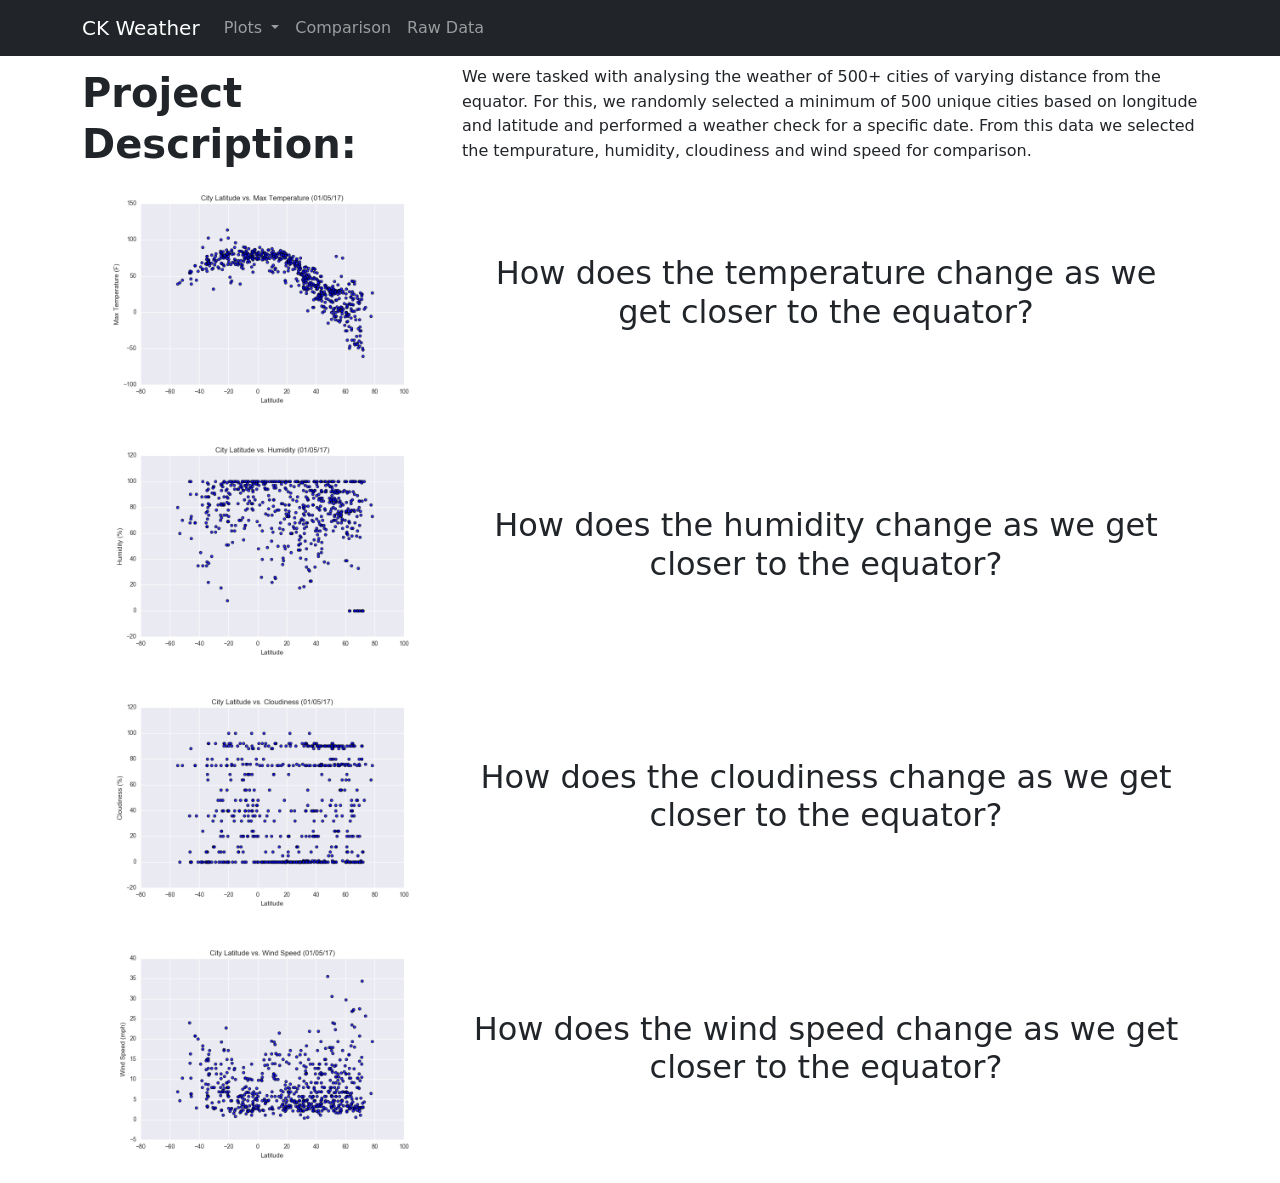
<file: index.html>
<!doctype html>
<html lang="en">

<head>
    <meta charset="utf-8">
    <meta name="viewport" content="width=device-width, initial-scale=1">
    <title>CK Weather</title>
    <link href="https://cdn.jsdelivr.net/npm/bootstrap@5.2.0/dist/css/bootstrap.min.css" rel="stylesheet"
        integrity="sha384-gH2yIJqKdNHPEq0n4Mqa/HGKIhSkIHeL5AyhkYV8i59U5AR6csBvApHHNl/vI1Bx" crossorigin="anonymous">
    <script src="https://cdn.jsdelivr.net/npm/bootstrap@5.2.0/dist/js/bootstrap.bundle.min.js"
        integrity="sha384-A3rJD856KowSb7dwlZdYEkO39Gagi7vIsF0jrRAoQmDKKtQBHUuLZ9AsSv4jD4Xa"
        crossorigin="anonymous"></script>
    <link rel="stylesheet" href="./assets/css/stylesheet.css">

</head>



<body>




    <nav class="navbar navbar-expand-md navbar-dark bg-dark">
        <div class="container">
            <a class="navbar-brand align-top" href="index.html">
                CK Weather
            </a>
            <button type="button" data-bs-toggle="collapse" data-bs-target="#navbarNav" class="navbar-toggler"
                aria-controls="navbarNav" aria-expanded="false" aria-label="Toggle navigation">
                <span class="navbar-toggler-icon navbar-dark"></span>
            </button>
            <div class="collapse navbar-collapse" id="navbarNav">
                <ul class="navbar-nav">

                    <li class="nav-item dropdown">
                        <a href="#" class="nav-link dropdown-toggle" id="navbarDropdown" role="button"
                            data-bs-toggle="dropdown" aria-expanded="false">Plots
                        </a>
                        <ul class="dropdown-menu" aria-labelledby="navbarDropdown">
                            <li><a href="visualisations/Vis1.html" class="dropdown-item">Temperature</a></li>
                            <li><a href="visualisations/Vis2.html" class="dropdown-item">Humidity</a></li>
                            <li><a href="visualisations/Vis3.html" class="dropdown-item">Cloudiness</a></li>
                            <li><a href="visualisations/Vis4.html" class="dropdown-item">Wind Speed</a></li>
                        </ul>
                    <li class="nav-item">
                        <a class="nav-link" href="visualisations/Comprison.html">Comparison</a>
                    </li>
                    <li class="nav-item">
                        <a class="nav-link" href="visualisations/data.html">Raw Data</a>
                    </li>
                </ul>
            </div>
        </div>
    </nav>

    <div class="container">
        <div class="row">
            <div class="col-md-4">
                <h1 class="vertical-center"><span class="align-middle"><b>Project Description:</b></span></h1>
            </div>
            <div class="col-md-8">
                <p class="vertical-center" id="project-desc"><span class="align-middle">We were tasked with analysing
                        the weather of 500+ cities of varying distance from the equator. For this, we randomly selected
                        a minimum of 500 unique cities based on longitude and latitude and performed a weather check for
                        a specific date. From this data we selected the tempurature, humidity, cloudiness and wind speed
                        for comparison.</span></p>
            </div>

        </div>
        <div class="container">
            <div class="row page-link d-flex justify-content-center align-items-center">
                <div class="col-md-12 col-lg-4"><a class="col-sm-12" href="visualisations/Vis1.html"><img
                            class="img-thumbnail" src="assets/images/Fig1.png"></a>
                </div>
                <div class="col text-center align-items-center">
                    <h2>How does the temperature change as we get closer to the equator?</h2>
                </div>
            </div>
            <div class="row page-link d-flex justify-content-center align-items-center">
                <div class="col-md-12 col-lg-4"><a class="col-3" href="visualisations/Vis2.html"><img
                            class="img-thumbnail" src="assets/images/Fig2.png"></a>
                </div>
                <div class="col text-center align-bottom">
                    <h2>How does the humidity change as we get closer to the equator?</h2>
                </div>
            </div>
            <div class="row page-link d-flex justify-content-center align-items-center">
                <div class="col-md-12 col-lg-4"><a class="col-3" href="visualisations/Vis3.html"><img
                            class="img-thumbnail" src="assets/images/Fig3.png"></a>
                </div>
                <div class="col text-center align-bottom">
                    <h2>How does the cloudiness change as we get closer to the equator?</h2>
                </div>
            </div>
            <div class="row page-link d-flex justify-content-center align-items-center">
                <div class="col-md-12 col-lg-4"><a class="col-3" href="visualisations/Vis4.html"><img
                            class="img-thumbnail" src="assets/images/Fig4.png"></a>
                </div>
                <div class="col text-center align-bottom">
                    <h2>How does the wind speed change as we get closer to the equator?</h2>
                </div>
            </div>

        </div>

</body>

</html>
</file>
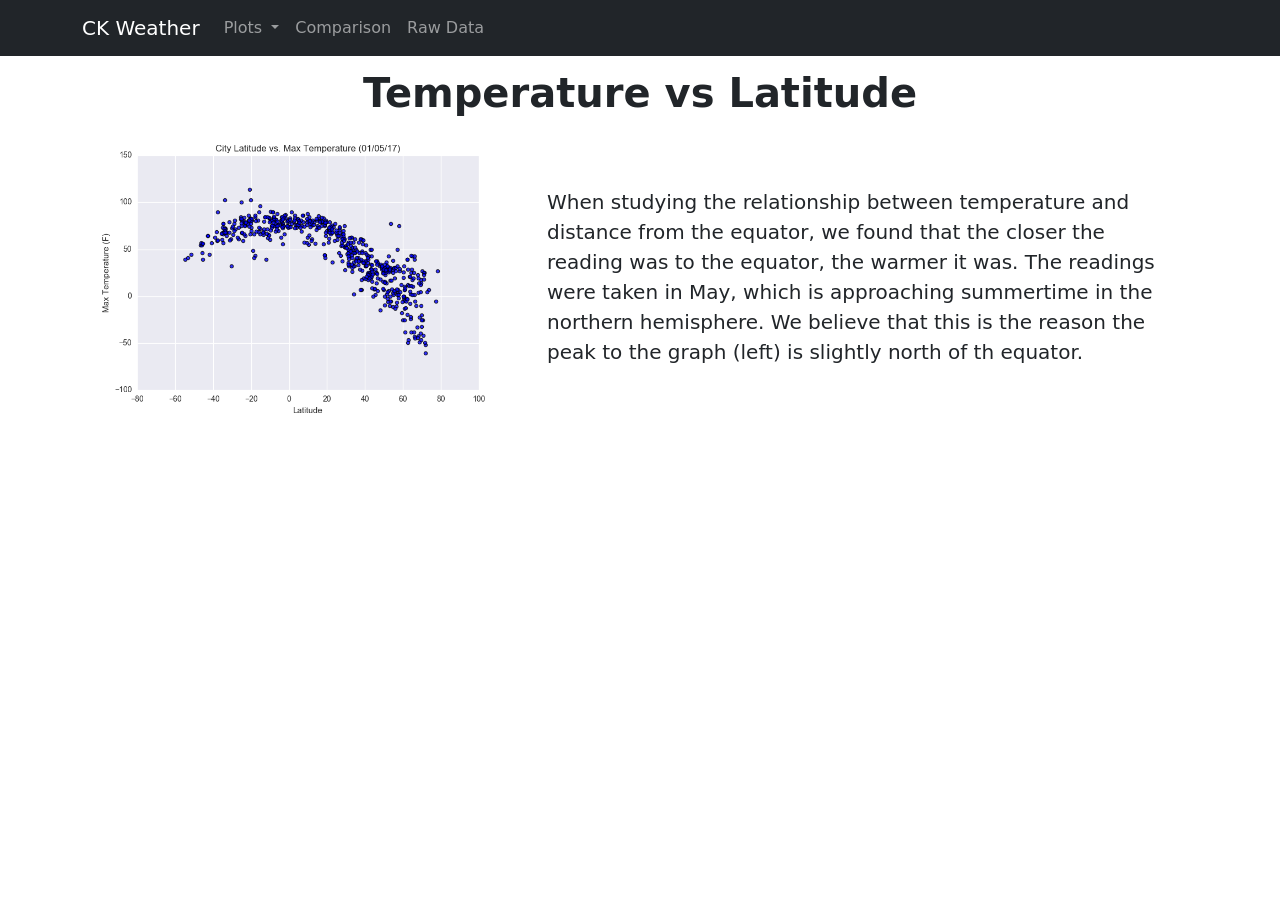
<file: visualisations/Vis1.html>
<!doctype html>
<html lang="en">

<head>
    <meta charset="utf-8">
    <meta name="viewport" content="width=device-width, initial-scale=1">
    <title>CK Weather - Temp vs Latitude</title>
    <link href="https://cdn.jsdelivr.net/npm/bootstrap@5.2.0/dist/css/bootstrap.min.css" rel="stylesheet"
        integrity="sha384-gH2yIJqKdNHPEq0n4Mqa/HGKIhSkIHeL5AyhkYV8i59U5AR6csBvApHHNl/vI1Bx" crossorigin="anonymous">
    <script src="https://cdn.jsdelivr.net/npm/bootstrap@5.2.0/dist/js/bootstrap.bundle.min.js"
        integrity="sha384-A3rJD856KowSb7dwlZdYEkO39Gagi7vIsF0jrRAoQmDKKtQBHUuLZ9AsSv4jD4Xa"
        crossorigin="anonymous"></script>
    <link rel="stylesheet" href="../assets/css/stylesheet.css">
</head>



<body>

    <nav class="navbar navbar-expand-md navbar-dark bg-dark">
        <div class="container">
            <a class="navbar-brand align-top" href="../index.html">
                CK Weather
            </a>
            <button type="button" data-bs-toggle="collapse" data-bs-target="#navbarNav" class="navbar-toggler"
                aria-controls="navbarNav" aria-expanded="false" aria-label="Toggle navigation">
                <span class="navbar-toggler-icon navbar-dark"></span>
            </button>
            <div class="collapse navbar-collapse" id="navbarNav">
                <ul class="navbar-nav">

                    <li class="nav-item dropdown">
                        <a href="#" class="nav-link dropdown-toggle" id="navbarDropdown" role="button"
                            data-bs-toggle="dropdown" aria-expanded="false">Plots
                        </a>
                        <ul class="dropdown-menu" aria-labelledby="navbarDropdown">
                            <li><a href="Vis1.html" class="dropdown-item active">Temperature</a></li>
                            <li><a href="Vis2.html" class="dropdown-item">Humidity</a></li>
                            <li><a href="Vis3.html" class="dropdown-item">Cloudiness</a></li>
                            <li><a href="Vis4.html" class="dropdown-item">Wind Speed</a></li>
                        </ul>
                    <li class="nav-item">
                        <a class="nav-link" href="Comprison.html">Comparison</a>
                    </li>
                    <li class="nav-item">
                        <a class="nav-link" href="data.html">Raw Data</a>
                    </li>
                </ul>
            </div>
        </div>
    </nav>
    <div class="container viz_container">
        <div class="row text-center">
            <h1 class="vertical-center"><span class="align-middle"><b>Temperature vs Latitude</b></span></h1>
        </div>
        <div class="row">

            <div class="row">
                <img class="col-md-5 graph" src="../assets/images/Fig1.png"
                    alt="Scatter Plot to show Temperature vs Latitude"></a>


                <p class="align-middle col-md-7 p-desc">
                    <span class="align-middle graph_desc">When
                        studying the relationship between temperature and distance from the equator, we found that the
                        closer the reading was to the equator, the warmer it was. The readings were taken in May, which
                        is approaching summertime in the northern hemisphere. We believe that this is the reason the
                        peak to the graph (left) is slightly north of th equator.
                    </span>
                </p>
            </div>
        </div>
    </div>
</body>

</html>
</file>
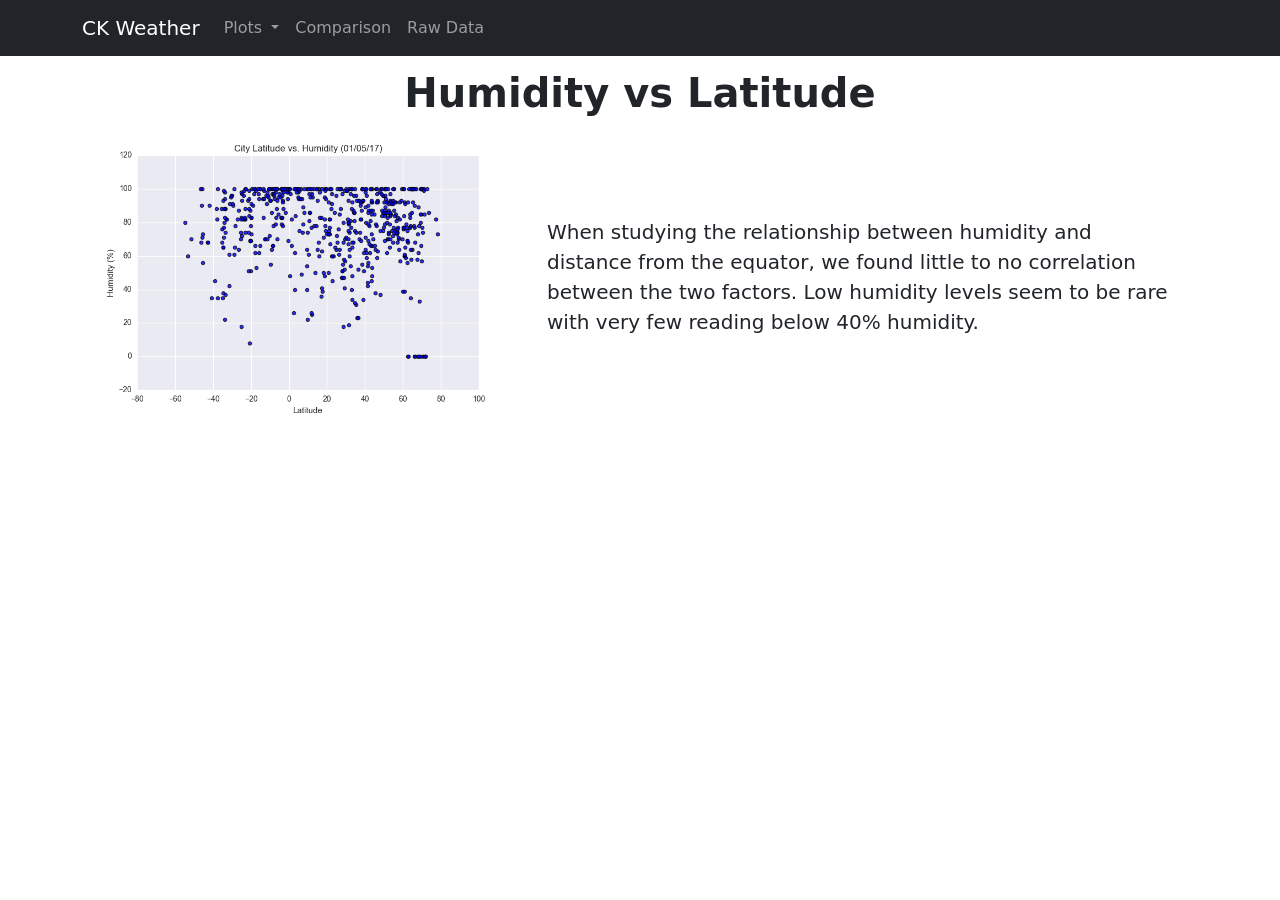
<file: visualisations/Vis2.html>
<!doctype html>
<html lang="en">

<head>
    <meta charset="utf-8">
    <meta name="viewport" content="width=device-width, initial-scale=1">
    <title>CK Weather - Humidity vs Latitude</title>
    <link href="https://cdn.jsdelivr.net/npm/bootstrap@5.2.0/dist/css/bootstrap.min.css" rel="stylesheet"
        integrity="sha384-gH2yIJqKdNHPEq0n4Mqa/HGKIhSkIHeL5AyhkYV8i59U5AR6csBvApHHNl/vI1Bx" crossorigin="anonymous">
    <script src="https://cdn.jsdelivr.net/npm/bootstrap@5.2.0/dist/js/bootstrap.bundle.min.js"
        integrity="sha384-A3rJD856KowSb7dwlZdYEkO39Gagi7vIsF0jrRAoQmDKKtQBHUuLZ9AsSv4jD4Xa"
        crossorigin="anonymous"></script>
    <link rel="stylesheet" href="../assets/css/stylesheet.css">
</head>



<body>

    <nav class="navbar navbar-expand-md navbar-dark bg-dark">
        <div class="container">
            <a class="navbar-brand align-top" href="../index.html">
                CK Weather
            </a>
            <button type="button" data-bs-toggle="collapse" data-bs-target="#navbarNav" class="navbar-toggler"
                aria-controls="navbarNav" aria-expanded="false" aria-label="Toggle navigation">
                <span class="navbar-toggler-icon navbar-dark"></span>
            </button>
            <div class="collapse navbar-collapse" id="navbarNav">
                <ul class="navbar-nav">

                    <li class="nav-item dropdown">
                        <a href="#" class="nav-link dropdown-toggle" id="navbarDropdown" role="button"
                            data-bs-toggle="dropdown" aria-expanded="false">Plots
                        </a>
                        <ul class="dropdown-menu" aria-labelledby="navbarDropdown">
                            <li><a href="Vis1.html" class="dropdown-item">Temperature</a></li>
                            <li><a href="Vis2.html" class="dropdown-item active">Humidity</a></li>
                            <li><a href="Vis3.html" class="dropdown-item">Cloudiness</a></li>
                            <li><a href="Vis4.html" class="dropdown-item">Wind Speed</a></li>
                        </ul>
                    <li class="nav-item">
                        <a class="nav-link" href="Comprison.html">Comparison</a>
                    </li>
                    <li class="nav-item">
                        <a class="nav-link" href="data.html">Raw Data</a>
                    </li>
                </ul>
            </div>
        </div>
    </nav>
    <div class="container viz_container">
        <div class="row text-center">
            <h1 class="vertical-center"><span class="align-middle"><b>Humidity vs Latitude</b></span></h1>
        </div>
        <div class="row">

            <div class="row">
                <img class="col-md-5 graph" src="../assets/images/Fig2.png"
                    alt="Scatter Plot to show Temperature vs Latitude"></a>


                <p class="align-middle col-md-7 p-desc">
                    <span class="align-middle graph_desc">
                        When studying the relationship between humidity and distance from the equator, we found little
                        to no correlation between the two factors. Low humidity levels seem to be rare with very few
                        reading below 40% humidity.
                    </span>
                </p>
            </div>
        </div>
    </div>
</body>

</html>
</file>
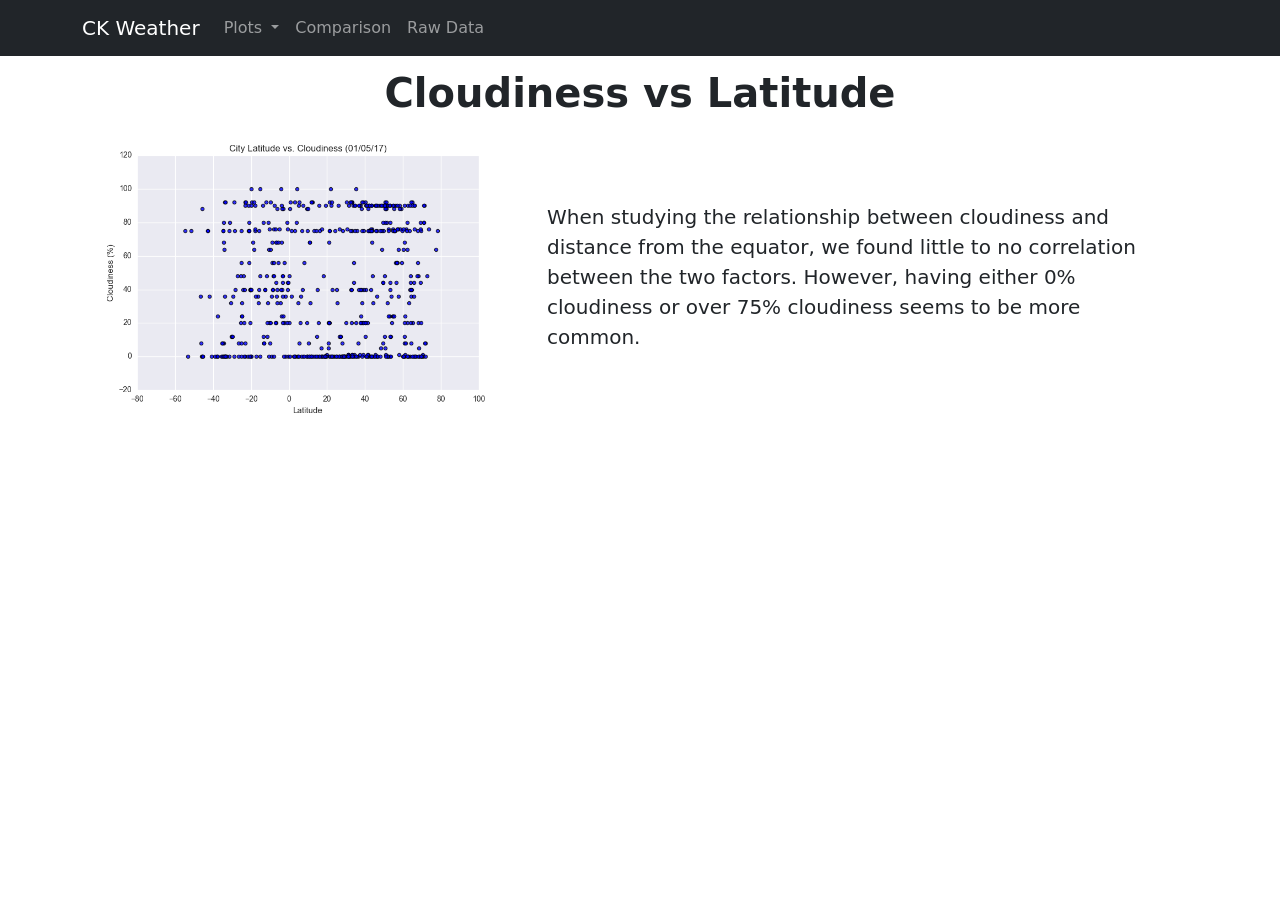
<file: visualisations/Vis3.html>
<!doctype html>
<html lang="en">

<head>
    <meta charset="utf-8">
    <meta name="viewport" content="width=device-width, initial-scale=1">
    <title>CK Weather - Cloudiness vs Latitude</title>
    <link href="https://cdn.jsdelivr.net/npm/bootstrap@5.2.0/dist/css/bootstrap.min.css" rel="stylesheet"
        integrity="sha384-gH2yIJqKdNHPEq0n4Mqa/HGKIhSkIHeL5AyhkYV8i59U5AR6csBvApHHNl/vI1Bx" crossorigin="anonymous">
    <script src="https://cdn.jsdelivr.net/npm/bootstrap@5.2.0/dist/js/bootstrap.bundle.min.js"
        integrity="sha384-A3rJD856KowSb7dwlZdYEkO39Gagi7vIsF0jrRAoQmDKKtQBHUuLZ9AsSv4jD4Xa"
        crossorigin="anonymous"></script>
    <link rel="stylesheet" href="../assets/css/stylesheet.css">
</head>



<body>

    <nav class="navbar navbar-expand-md navbar-dark bg-dark">
        <div class="container">
            <a class="navbar-brand align-top" href="../index.html">
                CK Weather
            </a>
            <button type="button" data-bs-toggle="collapse" data-bs-target="#navbarNav" class="navbar-toggler"
                aria-controls="navbarNav" aria-expanded="false" aria-label="Toggle navigation">
                <span class="navbar-toggler-icon navbar-dark"></span>
            </button>
            <div class="collapse navbar-collapse" id="navbarNav">
                <ul class="navbar-nav">

                    <li class="nav-item dropdown">
                        <a href="#" class="nav-link dropdown-toggle" id="navbarDropdown" role="button"
                            data-bs-toggle="dropdown" aria-expanded="false">Plots
                        </a>
                        <ul class="dropdown-menu" aria-labelledby="navbarDropdown">
                            <li><a href="Vis1.html" class="dropdown-item">Temperature</a></li>
                            <li><a href="Vis2.html" class="dropdown-item">Humidity</a></li>
                            <li><a href="Vis3.html" class="dropdown-item active">Cloudiness</a></li>
                            <li><a href="Vis4.html" class="dropdown-item">Wind Speed</a></li>
                        </ul>
                    <li class="nav-item">
                        <a class="nav-link" href="Comprison.html">Comparison</a>
                    </li>
                    <li class="nav-item">
                        <a class="nav-link" href="data.html">Raw Data</a>
                    </li>
                </ul>
            </div>
        </div>
    </nav>
    <div class="container viz_container">
        <div class="row text-center">
            <h1 class="vertical-center"><span class="align-middle"><b>Cloudiness vs Latitude</b></span></h1>
        </div>
        <div class="row">

            <div class="row">
                <img class="col-md-5 graph" src="../assets/images/Fig3.png"
                    alt="Scatter Plot to show Temperature vs Latitude"></a>


                <p class="align-middle col-md-7 p-desc">
                    <span class="align-middle graph_desc">
                        When studying the relationship between cloudiness and distance from the equator, we found little
                        to no correlation between the two factors. However, having either 0% cloudiness or over 75%
                        cloudiness seems to be more common.
                    </span>
                </p>
            </div>
        </div>
    </div>
</body>

</html>
</file>
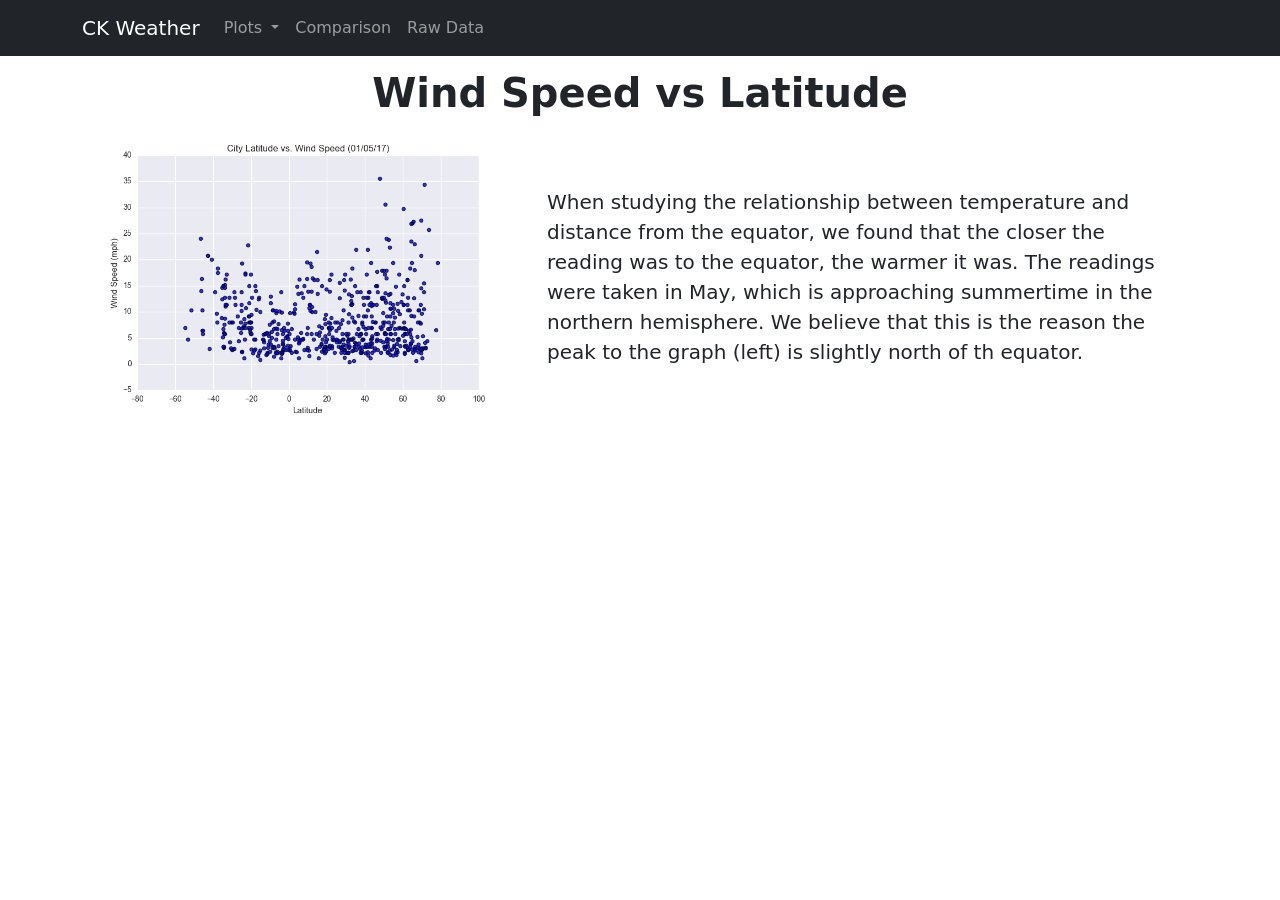
<file: visualisations/Vis4.html>
<!doctype html>
<html lang="en">

<head>
    <meta charset="utf-8">
    <meta name="viewport" content="width=device-width, initial-scale=1">
    <title>CK Weather - Wind Speed vs Latitude</title>
    <link href="https://cdn.jsdelivr.net/npm/bootstrap@5.2.0/dist/css/bootstrap.min.css" rel="stylesheet"
        integrity="sha384-gH2yIJqKdNHPEq0n4Mqa/HGKIhSkIHeL5AyhkYV8i59U5AR6csBvApHHNl/vI1Bx" crossorigin="anonymous">
    <script src="https://cdn.jsdelivr.net/npm/bootstrap@5.2.0/dist/js/bootstrap.bundle.min.js"
        integrity="sha384-A3rJD856KowSb7dwlZdYEkO39Gagi7vIsF0jrRAoQmDKKtQBHUuLZ9AsSv4jD4Xa"
        crossorigin="anonymous"></script>
    <link rel="stylesheet" href="../assets/css/stylesheet.css">
</head>



<body>

    <nav class="navbar navbar-expand-md navbar-dark bg-dark">
        <div class="container">
            <a class="navbar-brand align-top" href="../index.html">
                CK Weather
            </a>
            <button type="button" data-bs-toggle="collapse" data-bs-target="#navbarNav" class="navbar-toggler"
                aria-controls="navbarNav" aria-expanded="false" aria-label="Toggle navigation">
                <span class="navbar-toggler-icon navbar-dark"></span>
            </button>
            <div class="collapse navbar-collapse" id="navbarNav">
                <ul class="navbar-nav">

                    <li class="nav-item dropdown">
                        <a href="#" class="nav-link dropdown-toggle" id="navbarDropdown" role="button"
                            data-bs-toggle="dropdown" aria-expanded="false">Plots
                        </a>
                        <ul class="dropdown-menu" aria-labelledby="navbarDropdown">
                            <li><a href="Vis1.html" class="dropdown-item">Temperature</a></li>
                            <li><a href="Vis2.html" class="dropdown-item">Humidity</a></li>
                            <li><a href="Vis3.html" class="dropdown-item">Cloudiness</a></li>
                            <li><a href="Vis4.html" class="dropdown-item active">Wind Speed</a></li>
                        </ul>
                    <li class="nav-item">
                        <a class="nav-link" href="Comprison.html">Comparison</a>
                    </li>
                    <li class="nav-item">
                        <a class="nav-link" href="data.html">Raw Data</a>
                    </li>
                </ul>
            </div>
        </div>
    </nav>
    <div class="container viz_container">
        <div class="row text-center">
            <h1 class="vertical-center"><span class="align-middle"><b>Wind Speed vs Latitude</b></span></h1>
        </div>
        <div class="row">

            <div class="row">
                <img class="col-md-5 graph" src="../assets/images/Fig4.png"
                    alt="Scatter Plot to show Temperature vs Latitude"></a>


                <p class="align-middle col-md-7 p-desc">
                    <span class="align-middle graph_desc">When
                        studying the relationship between temperature and distance from the equator, we found that the
                        closer the reading was to the equator, the warmer it was. The readings were taken in May, which
                        is approaching summertime in the northern hemisphere. We believe that this is the reason the
                        peak to the graph (left) is slightly north of th equator.
                    </span>
                </p>
            </div>
        </div>
    </div>
</body>

</html>
</file>
<file: assets/css/stylesheet.css>
h1 {
    padding-top: 10px;
}

.dataframe {
    margin-left: auto;
    margin-right: auto;
    margin-top: 10px;
}

th {
    text-align: center;
    color: white;
    background-color: slategray;
    min-width: 90px;
}

.text-center {
    margin-top: auto;
    margin-bottom: auto;
}

span.graph_desc {
    font-size: 20px;
    ;
}

.p-desc {
    margin-top: auto;
    margin-bottom: auto;
}

.page-link {
    padding-bottom: 10px;

}

.img-thumbnail {
    border: 5px;
    border-color: slategray;
}

#project-desc {
    margin-top: 8px;
    margin-bottom: 8px;
}


.viz-container {
    min-height: 300px;
    position: relative;
}
</file>
